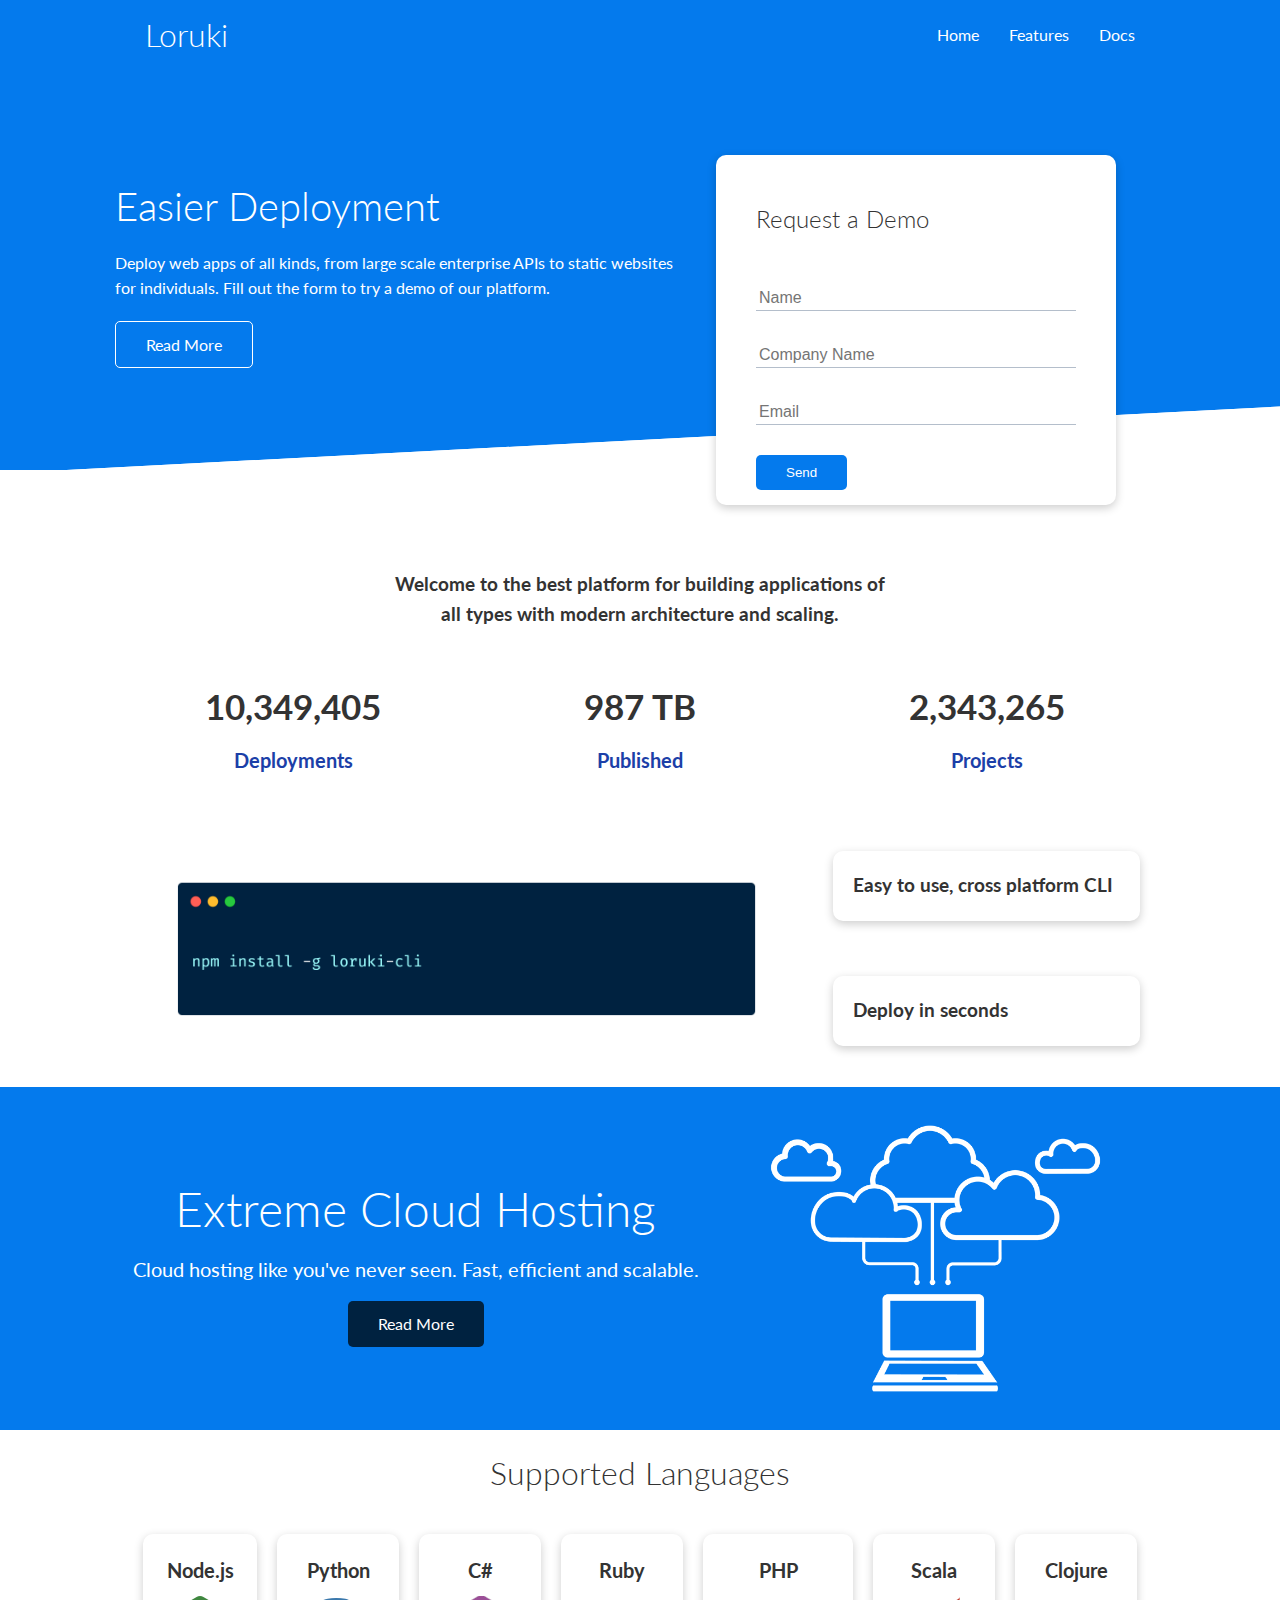
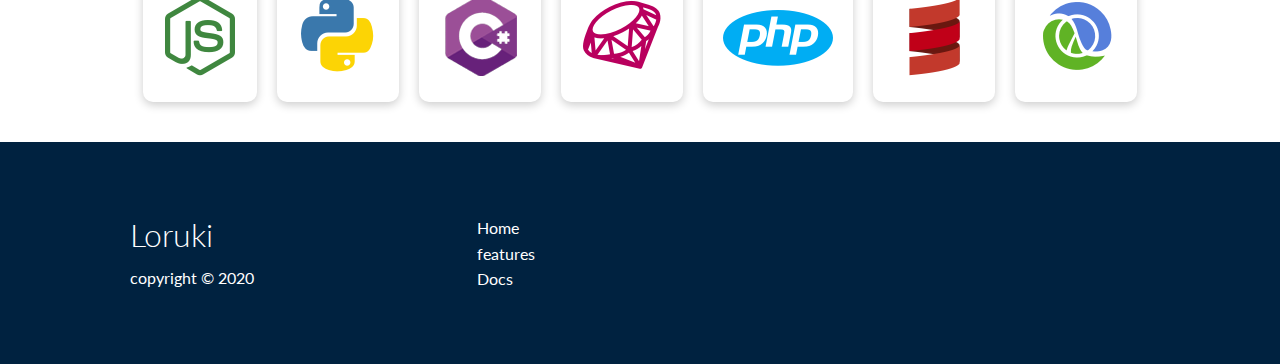
<file: index.html>
<!DOCTYPE html>
<html lang="en">
<head>
    <meta charset="UTF-8">
    <meta http-equiv="X-UA-Compatible" content="IE=edge">
    <meta name="viewport" content="width=device-width, initial-scale=1.0">
    <title>Loruki | grid_flex</title>
    <link rel="stylesheet" href="https://cdnjs.cloudflare.com/ajax/libs/font-awesome/5.15.3/css/all.min.css" integrity="sha512-iBBXm8fW90+nuLcSKlbmrPcLa0OT92xO1BIsZ+ywDWZCvqsWgccV3gFoRBv0z+8dLJgyAHIhR35VZc2oM/gI1w==" crossorigin="anonymous" />
    <link rel="stylesheet" href="css/utilities.css">
    <link rel="stylesheet" href="css/style.css">
</head>
<body>
    <!-- Navbar -->
    <div class="navbar">
        <div class="container flex">
            <h1 class="logo"><a href="index.html">Loruki</a></h1>
            <nav>
                <ul>
                    <li><a href="index.html">Home</a></li>
                    <li><a href="features.html">Features</a></li>
                    <li><a href="docs.html">Docs</a></li>
                </ul>
            </nav>
        </div>
    </div>

    <!-- Showcase -->
    <section class="showcase">
        <div class="container grid">
            <div class="showcase-text">
                <h1>Easier Deployment</h1>
                <p>
                    Deploy web apps of all kinds, from large scale
                    enterprise APIs to static websites for individuals. Fill
                    out the form to try a demo of our platform.
                </p>
                <a href="features.html" class="btn btn-outline">Read More</a>
            </div>

            <div class="showcase-form card">
                <h2>Request a Demo</h2>
                <form name="contact" method="POST" netlify-honeypot="bot-field" data-netlify="true">
                    <input type="hidden" name="form-name" value="contact">
                    <p class="hidden">
                        <label>Don’t fill this out if you’re human: <input name="bot-field" /></label>
                    </p>
                    <div class="form-control">
                        <input type="text" name="name" placeholder="Name" required>
                    </div>
                    <div class="form-control">
                        <input type="text" name="company" placeholder="Company Name" required>
                    </div>
                    <div class="form-control">
                        <input type="email" name="email" placeholder="Email" required>
                    </div>
                    <input type="submit" value="Send" class="btn btn-primary">
                </form>
            </div>
        </div>
    </section>

    <!-- Stats -->
    <section class="stats">
        <div class="container">
            <h3 class="stats-heading text-center my-1">
                Welcome to the best platform for building applications of 
                all types with modern architecture and scaling.
            </h3>
            
            <div class="grid grid-3 text-center my-4">
                <div>
                    <i class="fas fa-server fa-3x"></i>
                    <h3>10,349,405</h3>
                    <p class="text-secondary">Deployments</p>
                </div>
                <div>
                    <i class="fas fa-upload fa-3x"></i>
                    <h3>987 TB</h3>
                    <p class="text-secondary">Published</p>
                </div>
                <div>
                    <i class="fas fa-project-diagram fa-3x"></i>
                    <h3>2,343,265</h3>
                    <p class="text-secondary">Projects</p>
                </div>
            </div>
        </div>
    </section>

    <!-- Cli -->
    <section class="cli">
        <div class="container grid">
            <img src="images/cli.png" alt="cli">
            <div class="card">
                <h3>Easy to use, cross platform CLI</h3>
            </div>
            <div class="card">
                <h3>Deploy in seconds</h3>
            </div>
        </div>
    </section>

    <!-- Cloud -->
    <section class="cloud bg-primary my-2 py-2">
        <div class="container grid">
            <div class="text-center">
                <h2 class="lg">Extreme Cloud Hosting</h2>
                <p class="lead my-1">Cloud hosting like you've never seen. Fast, efficient and scalable.</p>
                <a href="features.html" class="btn btn-dark">Read More</a>
            </div>
            <img src="images/cloud.png" alt="Extreme Cloud Hosting">
        </div>
    </section>

    <!-- Languages -->
    <section class="languages">
        <h2 class="md text-center my-2">Supported Languages</h2>
        <div class="container flex">
            <div class="card">
                <h4>Node.js</h4>
                <img src="images/logos/node.png" alt="node">
            </div>
            <div class="card">
                <h4>Python</h4>
                <img src="images/logos/python.png" alt="Python">
            </div>
            <div class="card">
                <h4>C#</h4>
                <img src="images/logos/csharp.png" alt="C#">
            </div>
            <div class="card">
                <h4>Ruby</h4>
                <img src="images/logos/ruby.png" alt="Ruby">
            </div>
            <div class="card">
                <h4>PHP</h4>
                <img src="images/logos/php.png" alt="PHP">
            </div>
            <div class="card">
                <h4>Scala</h4>
                <img src="images/logos/scala.png" alt="Scala">
            </div>
            <div class="card">
                <h4>Clojure</h4>
                <img src="images/logos/clojure.png" alt="Clojure">
            </div>
        </div>
    </section>

    <!-- Footer -->
    <footer class="footer bg-dark py-5">
        <div class="container grid grid-3">
            <div>
                <h1><a href="index.html">Loruki</a></h1>
                <p>copyright &copy; 2020</p>
            </div>
            <nav>
                <ul>
                    <li><a href="index.html">Home</a></li>
                    <li><a href="features.html">features</a></li>
                    <li><a href="docs.html">Docs</a></li>
                </ul>
            </nav>
            <div class="social">
                <a href="#"><i class="fab fa-github fa-2x"></i></a>
                <a href="#"><i class="fab fa-facebook fa-2x"></i></a>
                <a href="#"><i class="fab fa-instagram fa-2x"></i></a>
                <a href="#"><i class="fab fa-twitter fa-2x"></i></a>
            </div>
        </div>
    </footer>
</body>
</html>
</file>
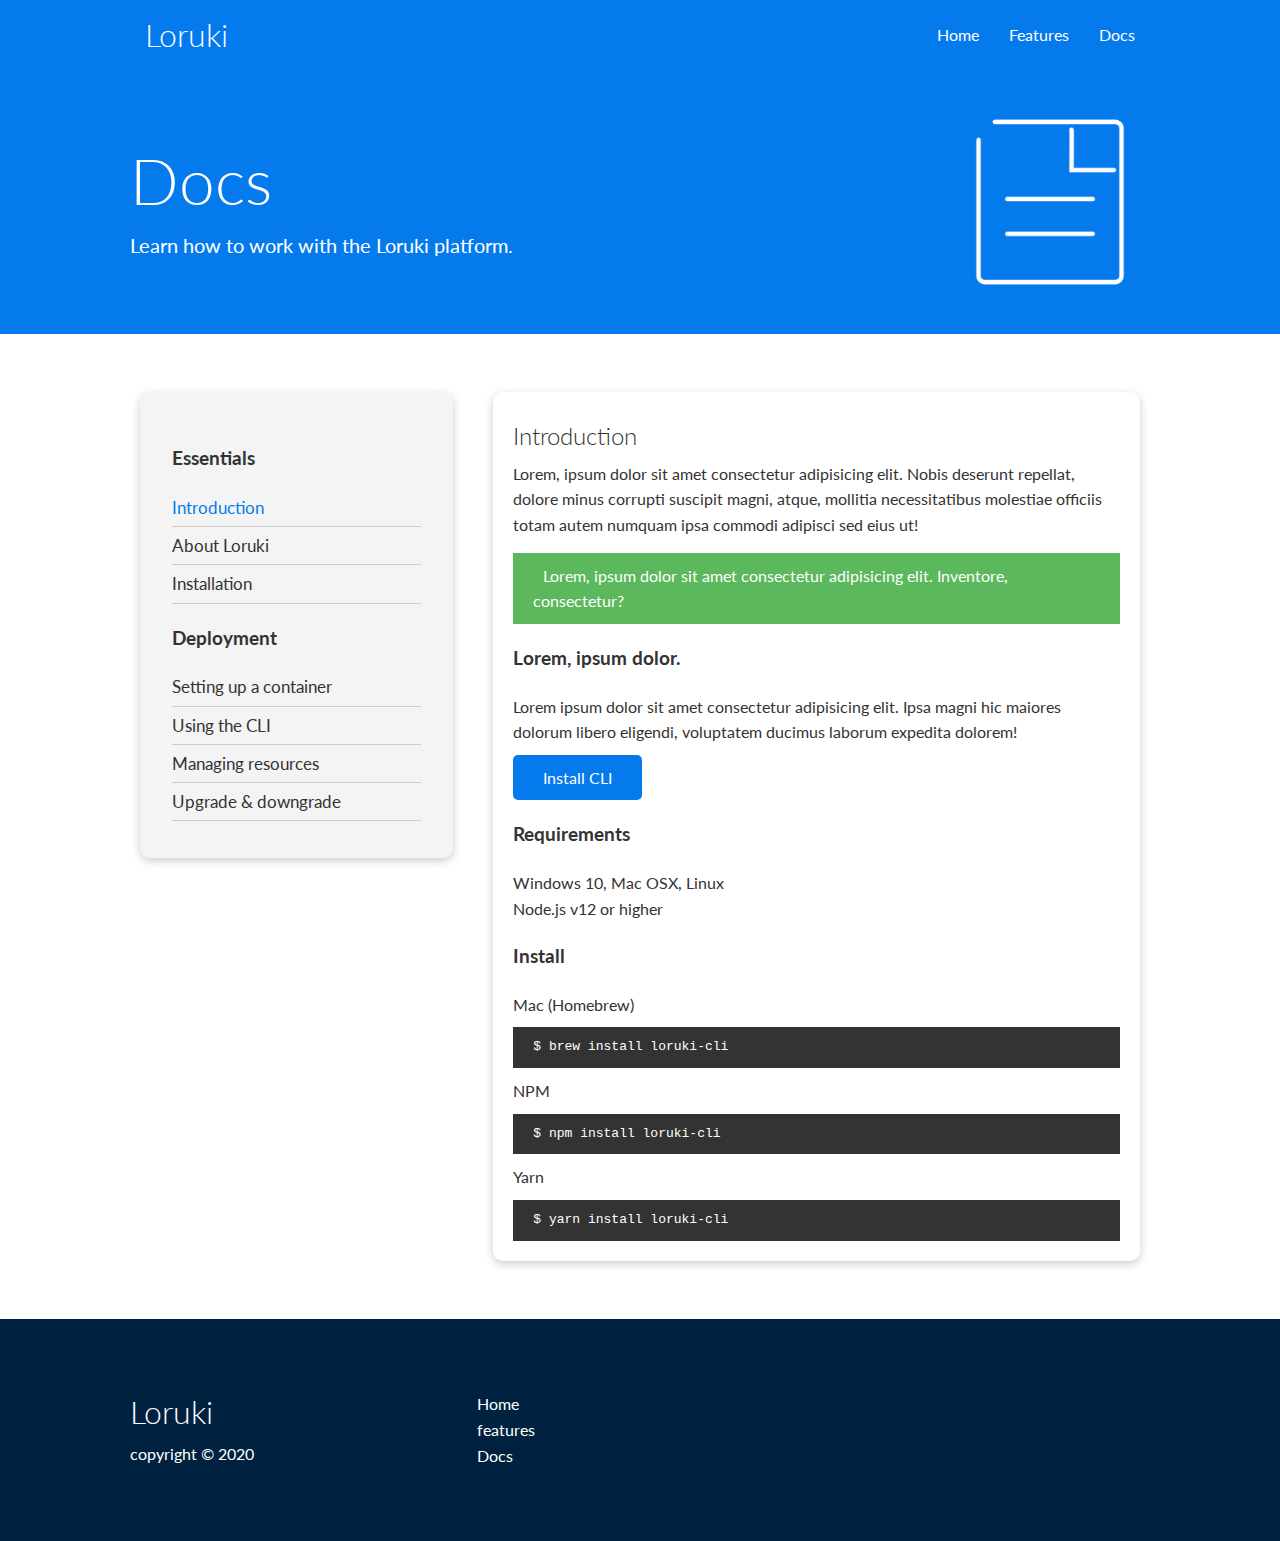
<file: docs.html>
<!DOCTYPE html>
<html lang="en">
<head>
    <meta charset="UTF-8">
    <meta http-equiv="X-UA-Compatible" content="IE=edge">
    <meta name="viewport" content="width=device-width, initial-scale=1.0">
    <title>Loruki | grid_flex</title>
    <link rel="stylesheet" href="https://cdnjs.cloudflare.com/ajax/libs/font-awesome/5.15.3/css/all.min.css" integrity="sha512-iBBXm8fW90+nuLcSKlbmrPcLa0OT92xO1BIsZ+ywDWZCvqsWgccV3gFoRBv0z+8dLJgyAHIhR35VZc2oM/gI1w==" crossorigin="anonymous" />
    <link rel="stylesheet" href="css/utilities.css">
    <link rel="stylesheet" href="css/style.css">
</head>
<body>
    <!-- Navbar -->
    <div class="navbar">
        <div class="container flex">
            <h1 class="logo"><a href="index.html">Loruki</a></h1>
            <nav>
                <ul>
                    <li><a href="index.html">Home</a></li>
                    <li><a href="features.html">Features</a></li>
                    <li><a href="docs.html">Docs</a></li>
                </ul>
            </nav>
        </div>
    </div>

    <!-- Head -->
    <section class="features-head bg-primary py-3">
        <div class="container grid">
            <div>
                <h1 class="xl">Docs</h1>
                <p class="lead">
                    Learn how to work with the Loruki platform.
                </p>
            </div>
            <img src="images/docs.png" alt="Docs">
        </div>
    </section>

    <!-- Docs main -->
    <section class="docs-main my-4">
        <div class="container grid">
            <div class="card bg-light p-3">
                <h3 class="my-2">Essentials</h3>
                <nav>
                    <ul>
                        <li><a href="#" class="text-primary">Introduction</a></li>
                        <li><a href="#">About Loruki</a></li>
                        <li><a href="#">Installation</a></li>
                    </ul>
                </nav>

                <h3 class="my-2">Deployment</h3>
                <nav>
                    <ul>
                        <li><a href="#">Setting up a container</a></li>
                        <li><a href="#">Using the CLI</a></li>
                        <li><a href="#">Managing resources</a></li>
                        <li><a href="#">Upgrade & downgrade</a></li>
                    </ul>
                </nav>
            </div>

            <div class="card">
                <h2>Introduction</h2>
                <p>Lorem, ipsum dolor sit amet consectetur adipisicing elit. Nobis deserunt repellat, dolore minus
                    corrupti suscipit magni, atque, mollitia necessitatibus molestiae officiis totam autem numquam ipsa
                    commodi adipisci sed eius ut!
                </p>
                <div class="alert alert-success">
                    <i class="fas fa-info"></i>
                    Lorem, ipsum dolor sit amet consectetur adipisicing elit. Inventore, consectetur?
                </div>

                <h3>Lorem, ipsum dolor.</h3>
                <p>
                    Lorem ipsum dolor sit amet consectetur adipisicing elit. Ipsa magni hic maiores dolorum libero
                    eligendi, voluptatem ducimus laborum expedita dolorem!
                </p>
                <a href="#" class="btn btn-primary">
                    Install CLI
                </a>

                <h3>Requirements</h3>
                <ul>
                    <li>Windows 10, Mac OSX, Linux</li>
                    <li>Node.js v12 or higher</li>
                </ul>

                <h3>Install</h3>
                <p>Mac (Homebrew)</p>
                <pre><code>$ brew install loruki-cli</code></pre>
               
                <p>NPM</p>
                <pre><code>$ npm install loruki-cli</code></pre>
               
                <p>Yarn</p>
                <pre><code>$ yarn install loruki-cli</code></pre>
            </div>
        </div>
    </section>
    
    <!-- Footer -->
    <footer class="footer bg-dark py-5">
        <div class="container grid grid-3">
            <div>
                <h1><a href="index.html">Loruki</a></h1>
                <p>copyright &copy; 2020</p>
            </div>
            <nav>
                <ul>
                    <li><a href="index.html">Home</a></li>
                    <li><a href="features.html">features</a></li>
                    <li><a href="docs.html">Docs</a></li>
                </ul>
            </nav>
            <div class="social">
                <a href="#"><i class="fab fa-github fa-2x"></i></a>
                <a href="#"><i class="fab fa-facebook fa-2x"></i></a>
                <a href="#"><i class="fab fa-instagram fa-2x"></i></a>
                <a href="#"><i class="fab fa-twitter fa-2x"></i></a>
            </div>
        </div>
    </footer>
</body>
</html>
</file>
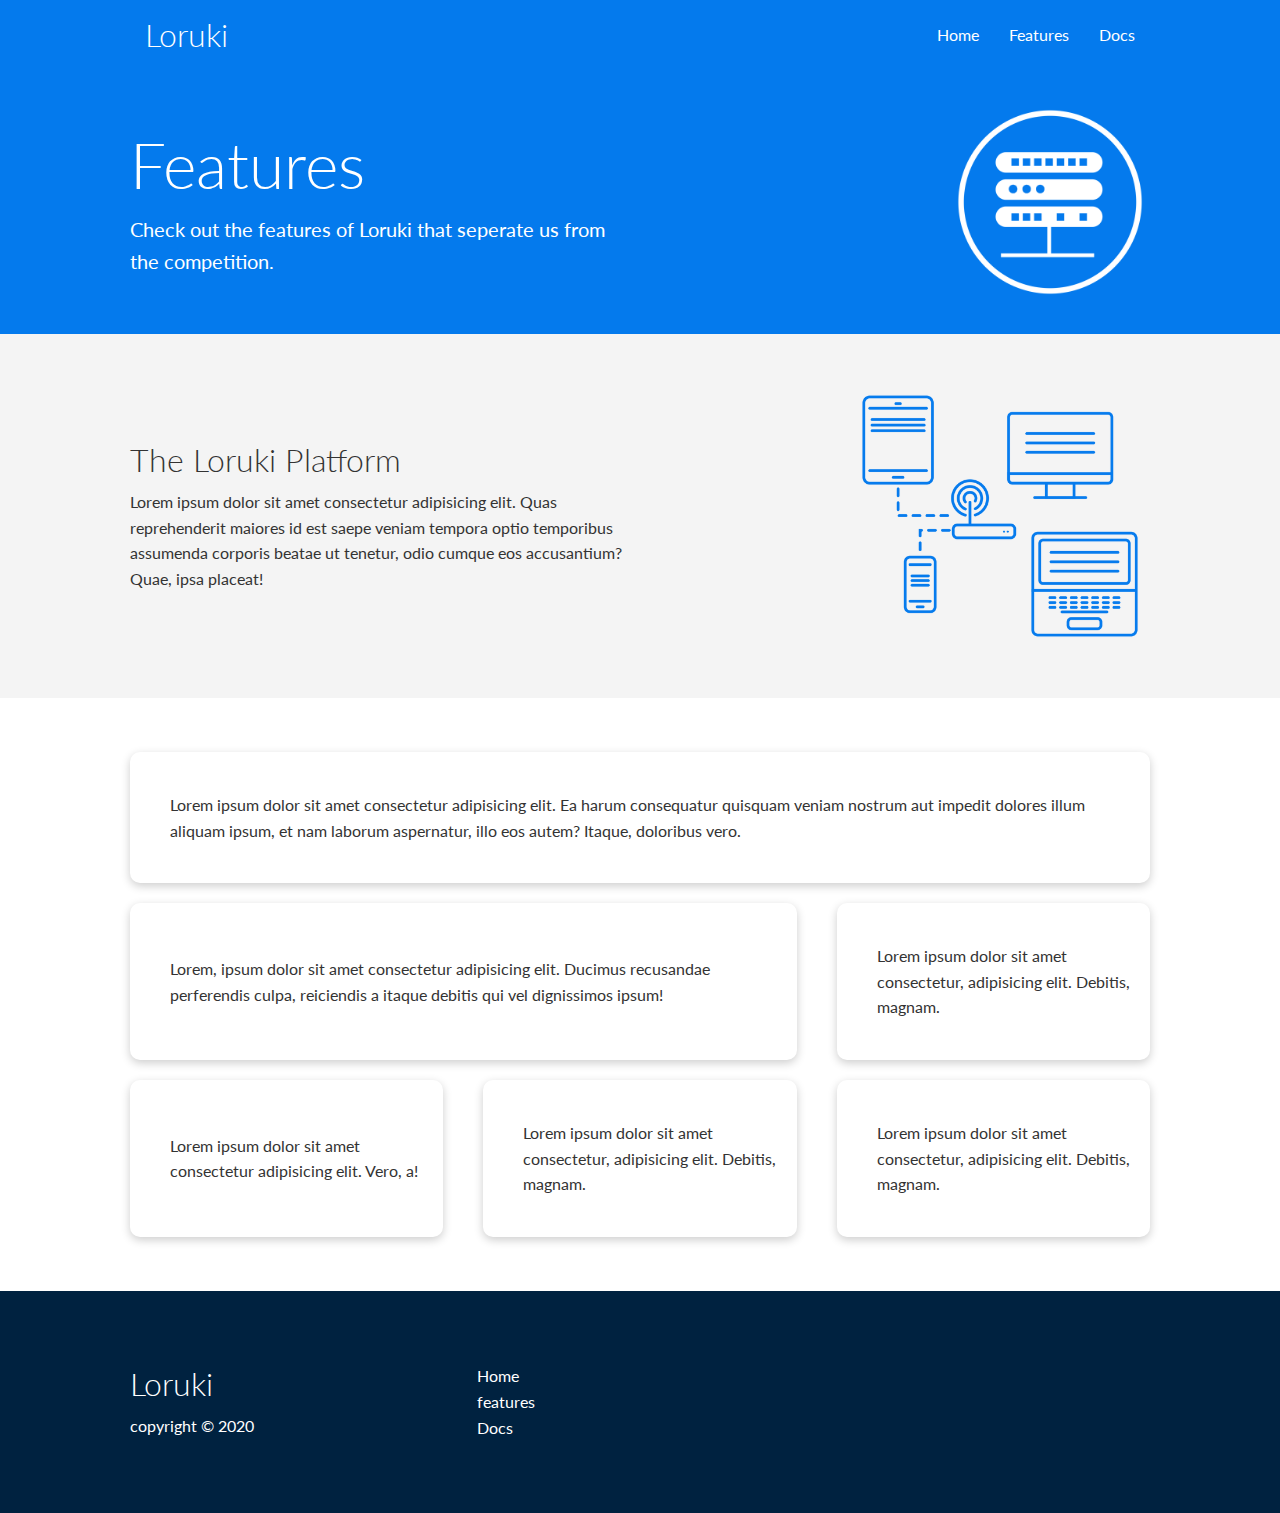
<file: features.html>
<!DOCTYPE html>
<html lang="en">
<head>
    <meta charset="UTF-8">
    <meta http-equiv="X-UA-Compatible" content="IE=edge">
    <meta name="viewport" content="width=device-width, initial-scale=1.0">
    <title>Loruki | grid_flex</title>
    <link rel="stylesheet" href="https://cdnjs.cloudflare.com/ajax/libs/font-awesome/5.15.3/css/all.min.css" integrity="sha512-iBBXm8fW90+nuLcSKlbmrPcLa0OT92xO1BIsZ+ywDWZCvqsWgccV3gFoRBv0z+8dLJgyAHIhR35VZc2oM/gI1w==" crossorigin="anonymous" />
    <link rel="stylesheet" href="css/utilities.css">
    <link rel="stylesheet" href="css/style.css">
</head>
<body>
    <!-- Navbar -->
    <div class="navbar">
        <div class="container flex">
            <h1 class="logo"><a href="index.html">Loruki</a></h1>
            <nav>
                <ul>
                    <li><a href="index.html">Home</a></li>
                    <li><a href="features.html">Features</a></li>
                    <li><a href="docs.html">Docs</a></li>
                </ul>
            </nav>
        </div>
    </div>

    <!-- Head -->
    <section class="features-head bg-primary py-3">
        <div class="container grid">
            <div>
                <h1 class="xl">Features</h1>
                <p class="lead">
                    Check out the features 
                    of Loruki that seperate us from the competition.
                </p>
            </div>
            <img src="images/server.png" alt="Features">
        </div>
    </section>
    
    <!-- Sub head -->
    <section class="features-sub-head bg-light py-3">
        <div class="container grid">
            <div>
                <h1 class="md">The Loruki Platform</h1>
                <p>
                    Lorem ipsum dolor sit amet consectetur adipisicing elit. Quas reprehenderit maiores id est saepe
                    veniam tempora optio temporibus assumenda corporis beatae ut tenetur, odio cumque eos accusantium?
                    Quae, ipsa placeat!
                </p>
            </div>
            <img src="images/server2.png" alt="Features">
        </div>
    </section>

    <section class="features-main my-2">
        <div class="container grid grid-3">
            <div class="card flex">
                <i class="fas fa-server fa-3x"></i>
                <p>Lorem ipsum dolor sit amet consectetur adipisicing elit. Ea harum consequatur quisquam veniam nostrum
                    aut impedit dolores illum aliquam ipsum, et nam laborum aspernatur, illo eos autem? Itaque,
                    doloribus vero.
                </p>
            </div>
            <div class="card flex">
                <i class="fas fa-network-wired fa-3x"></i>
                <p>Lorem, ipsum dolor sit amet consectetur adipisicing elit. Ducimus recusandae perferendis culpa,
                    reiciendis a itaque debitis qui vel dignissimos ipsum!
                </p>
            </div>
            <div class="card flex">
                <i class="fas fa-laptop-code fa-3x"></i>
                <p>Lorem ipsum dolor sit amet consectetur, adipisicing elit. Debitis, magnam.
                </p>
            </div>
            <div class="card flex">
                <i class="fas fa-database fa-3x"></i>
                <p>
                    Lorem ipsum dolor sit amet consectetur adipisicing elit. Vero, a!
                </p>
            </div>
            <div class="card flex">
                <i class="fas fa-power-off fa-3x"></i>
                <p>
                    Lorem ipsum dolor sit amet consectetur, adipisicing elit. Debitis, magnam.
                </p>
            </div>
            <div class="card flex">
                <i class="fas fa-upload fa-3x"></i>
                <p>
                    Lorem ipsum dolor sit amet consectetur, adipisicing elit. Debitis, magnam.
                </p>
            </div>
        </div>
    </section>

    <!-- Footer -->
    <footer class="footer bg-dark py-5">
        <div class="container grid grid-3">
            <div>
                <h1><a href="index.html">Loruki</a></h1>
                <p>copyright &copy; 2020</p>
            </div>
            <nav>
                <ul>
                    <li><a href="index.html">Home</a></li>
                    <li><a href="features.html">features</a></li>
                    <li><a href="docs.html">Docs</a></li>
                </ul>
            </nav>
            <div class="social">
                <a href="#"><i class="fab fa-github fa-2x"></i></a>
                <a href="#"><i class="fab fa-facebook fa-2x"></i></a>
                <a href="#"><i class="fab fa-instagram fa-2x"></i></a>
                <a href="#"><i class="fab fa-twitter fa-2x"></i></a>
            </div>
        </div>
    </footer>
</body>
</html>
</file>
<file: css/utilities.css>
.container{
    max-width: 1100px;
    margin: 0 auto;
    overflow: auto;
    padding: 0 40px;
}

.card{
    background: #fff;
    color: #333;
    border-radius: 10px;
    box-shadow: 0 3px 10px rgba(0,0,0,.2);
    padding: 20px;
    margin: 10px;
}


/* btn */
.btn{
    display: inline-block;
    padding: 10px 30px;
    cursor: pointer;
    background: var(--primary-color);
    color: #fff;
    border: none;
    border-radius: 5px;
}

.btn-outline{
    background: transparent; /* 투명 */
    border: 1px solid #fff;
}

.btn:hover{
    transform: scale(.98);
}


/* Backgrounds & colord buttons */
.bg-primary, .btn-primary{
    background-color: var(--primary-color);
    color: #fff;
}

.bg-secondary, .btn-secondary{
    background-color: var(--secondary-color);
    color: #fff;
}

.bg-dark, .btn-dark{
    background-color: var(--dark-color);
    color: #fff;
}

.bg-light, .btn-light{
    background-color: var(--light-color);
    color: #333;
}

.bg-primary a, .btn-primary a, 
.bg-secondary a, .btn-secondary a, 
.bg-dark a, .btn-dark a{
    color: #fff;
}


/* text-color */
.text-primary{
    color: var(--primary-color);
}

.text-secondary{
    color: var(--secondary-color);
}

.text-dark{
    color: var(--dark-color);
}

.text-light{
    color: var(--light-color);
}


/* text-center */
.text-center{
    text-align: center;
}


/* Alert */
.alert{
    background-color: var(--light-color);
    padding: 10px 20px;
    margin: 15px 0;
}

.alert i{
    margin-right: 10px;
}

.alert-success{
    background-color: var(--success-color);
    color: #fff;
}

.alert-error{
    background-color: var(--error-color);
    color: #fff;
}


/* text-size */
.lead{
    font-size: 20px;
}

.sm{
    font-size: 1rem;
}

.md{
    font-size: 2rem;
}

.lg{
    font-size: 3rem;
}

.xl{
    font-size: 4rem;
}


/* flex */
.flex{
    display: flex;
    justify-content: center;
    align-items: center;
    height: 100%;
}


/* grid */
.grid{
    display: grid;
    grid-template-columns: repeat(2, 1fr);
    gap: 20px;
    justify-content: center;
    align-items: center;
    height: 100%;
}

.grid-3{
    grid-template-columns: repeat(3, 1fr);
}


/* 기본 text-size :16px; 16px = 1rem => html 글자크기 기준인듯.. */
/* margin */
.m-1{ margin: 1rem; } 
.m-2{ margin: 1.5rem; } /* 16px * 1.5 = 24px */
.m-3{ margin: 2rem; } /* 32px */
.m-4{ margin: 3rem; } 
.m-5{ margin: 4rem; } 

.my-1{ margin: 1rem 0; } 
.my-2{ margin: 1.5rem 0; } /* 16px * 1.5 = 24px */
.my-3{ margin: 2rem 0; } /* 32px */
.my-4{ margin: 3rem 0; } 
.my-5{ margin: 4rem 0; } 


/* padding */
.p-1{ padding: 1rem; } 
.p-2{ padding: 1.5rem; } /* 16px * 1.5 = 24px */
.p-3{ padding: 2rem; } /* 32px */
.p-4{ padding: 3rem; } 
.p-5{ padding: 4rem; } 

.py-1{ padding: 1rem 0; } 
.py-2{ padding: 1.5rem 0; } /* 16px * 1.5 = 24px */
.py-3{ padding: 2rem 0; } /* 32px */
.py-4{ padding: 3rem 0; } 
.py-5{ padding: 4rem 0; }
</file>
<file: css/style.css>
@charset "utf-8";
/* font */
@import url('https://fonts.googleapis.com/css2?family=Lato:wght@300&display=swap');


/* css속성 정의방법/ 범위를 정의하고 루트 범위를 사용 => 콜론 루트만 있으면 어디서나 사용가능 */
:root{
    --primary-color: #047aed;
    --secondary-color: #1c3fa8;
    --dark-color: #002240;
    --light-color: #f4f4f4;
    --success-color:#5cb85c;
    --error-color:#d9534f;
}


/* default */
*{
    box-sizing: border-box;
    padding: 0;
    margin: 0;
}

body{
    font-family: 'Lato', sans-serif;
    color: #333;
    line-height: 1.6;
}

ul{
    list-style-type: none;
}

a{
    text-decoration: none;
    color: #333;
}

h1, h2{
    font-weight: 300;
    line-height: 1.2;
    margin: 10px 0;
}

p{
    margin: 10px 0;
}

img{
    width: 100%;
}

code, pre{
    background: #333;
    color: #fff;
    padding: 10px;
}

.hidden{
    /* visibility : 문서의 레이아웃을 변경하지 않고 요소를 보이거나 숨김 */
    visibility: hidden; /* hidden => 공간은 차지하나 보이지 않는다(포커스를 받을 수 없다) */ 
    height: 0;
}

/* ---------------------------------------------- */

/* navar */
.navbar{
    background-color: var(--primary-color);
    color: #fff;
    height: 70px;
}

.navbar ul{
    display: flex;
}
.navbar a{
    color: #fff;
    padding: 10px;
    margin: 0 5px;
}

.navbar a:hover{
    border-bottom: 2px solid #fff;
}

.navbar .logo a:hover{
    border-bottom: none;
}

.navbar .flex{
    justify-content: space-between;
}


/* showcase */
.showcase{
    height:400px;
    background-color: var(--primary-color);
    color: #fff;
    position:relative;
}

.showcase h1{
    font-size: 40px;
}

.showcase p{
    margin: 20px 0;
}

.showcase .grid{
    overflow: visible;
    grid-template-columns: 55% 45%;
    gap: 30px;
}

.showcase-text{
    animation: slideInFromLeft 1s ease-in;
}

.showcase-form{
    position: relative;
    top: 60px;
    width: 400px;
    height: 350px;
    padding: 40px;
    z-index: 100;
    animation: slideInFromRight 1s ease-in;
}

.showcase-form .form-control{
    margin: 30px 0;
}

.showcase-form input[type='text'],
.showcase-form input[type='email']{
    border: 0;
    border-bottom: 1px solid #b4becb;
    width: 100%;
    padding: 3px;
    font-size: 16px;
}

.showcase-form input:focus{
    outline: none;
}

.showcase::before, .showcase::after{
    content:'';
    position: absolute;
    height: 100px;
    bottom: -70px;
    right: 0;
    left: 0;
    background: #fff;
    transform: skewY(-3deg);
    -webkit-transform: skewY(-3deg);
    -moz-transform: skewY(-3deg);
    -ms-transform: skewY(-3deg);
}


/* Stats */
.stats{
    padding-top: 100px;
    animation: slideInFromBottom 1s ease-in;
}

.stats-heading{
    max-width: 500px;
    margin: auto;
}

.stats .grid h3{
    font-size: 35px;
}

.stats .grid p{
    font-size: 20px;
    font-weight: bold;
}


/* Cli */
.cli .grid{
    grid-template-columns: repeat(3, 1fr);
    grid-template-rows: repeat(2, 1fr);
}

.cli .grid > *:first-child{ /* .cli .grid의 첫번째 자식 // 이미지로 바로 스타일을 줘도 된다. */
    grid-column: 1/ span 2;
    grid-row: 1/ 3;
}


/* Cloud */
.cloud .grid{
    grid-template-columns: 4fr 3fr;
}


/* Languages */
.languages .flex{
    flex-wrap: wrap;
}

.languages .card{
    text-align: center;
    margin: 18px 10px 40px;
    transition: transform .2s ease-in;
}

.languages .card h4{
    font-size: 20px;
    margin-bottom: 10px;
}

.languages .card:hover{
    transform: translateY(-15px);
}


/* Features */
.features-head img, .docs-head img{
    width: 200px;
    justify-self: flex-end;
}

.features-sub-head img{
    width: 300px;
    justify-self: flex-end;
}

.features-main .card > i{
    margin-right: 20px;
}

.features-main .grid{
    padding: 30px;
}

.features-main .grid > *:first-child{
    grid-column: 1 / 4;
}

.features-main .grid > *:nth-child(2){
    grid-column: 1 / 3;
}


/* Docs */
.docs-main h3{
    margin: 20px 0;
}

.docs-main .grid{
    grid-template-columns: 1fr 2fr;
    align-items: flex-start;
}

.docs-main nav li{
    font-size: 17px;
    padding-bottom: 5px;
    margin-bottom: 5px;
    border-bottom: 1px solid #ccc;
}

.docs-main a:hover{
    font-weight: bold;
}


/* Footer */
.footer .social a{
    margin: 0 10px;
}


/* Animation */
@keyframes slideInFromLeft{
    0%{
        transform:translateX(-100%);
    }

    100%{
        transform: translateX(0);
    }
}

@keyframes slideInFromRight{
    0%{
        transform:translateX(100%);
    }

    100%{
        transform: translateX(0);
    }
}

@keyframes slideInFromTop{
    0%{
        transform:translateY(-100%);
    }

    100%{
        transform: translateY(0);
    }
}

@keyframes slideInFromBottom{
    0%{
        transform:translateY(100%);
    }

    100%{
        transform: translateY(0);
    }
}


/* Tablets and under */
@media (max-width: 768px){
    .grid, .showcase .grid, .stats .grid,
    .cli .grid, .cloud .grid, .features-main .grid,
    .docs-main .grid{
        grid-template-columns: 1fr;
        grid-template-rows: 1fr;
    } 

    .showcase {
         height: auto;
    }

    .showcase-text{
        text-align: center;
        margin-top: 40px;
        animation: slideInFromTop 1s ease-in;
    }
    
    .showcase-form{
        justify-self: center;
        margin: auto;
        animation: slideInFromBottom 1s ease-in;
    }

    .cli .grid > *:first-child{
        grid-column: 1;
        grid-row: 1;
    }

    .features-head, .features-sub-head, .docs-head{
        text-align: center;
    }

    .features-head img, .features-sub-head img, .docs-head img{
        justify-self: center;
    }

    .features-main .grid > *:first-child,
    .features-main .grid > *:nth-child(2){
        grid-column: 1;
    }
}


/* Mobile */
@media (max-width: 500px){
    .navbar{
        height: 110px;
    }

    .navbar .flex{
        flex-direction: column;
    }
    
    .navbar ul{
        padding: 10px;
        background: rgba(0,0,0,.1);
    }
}
</file>
